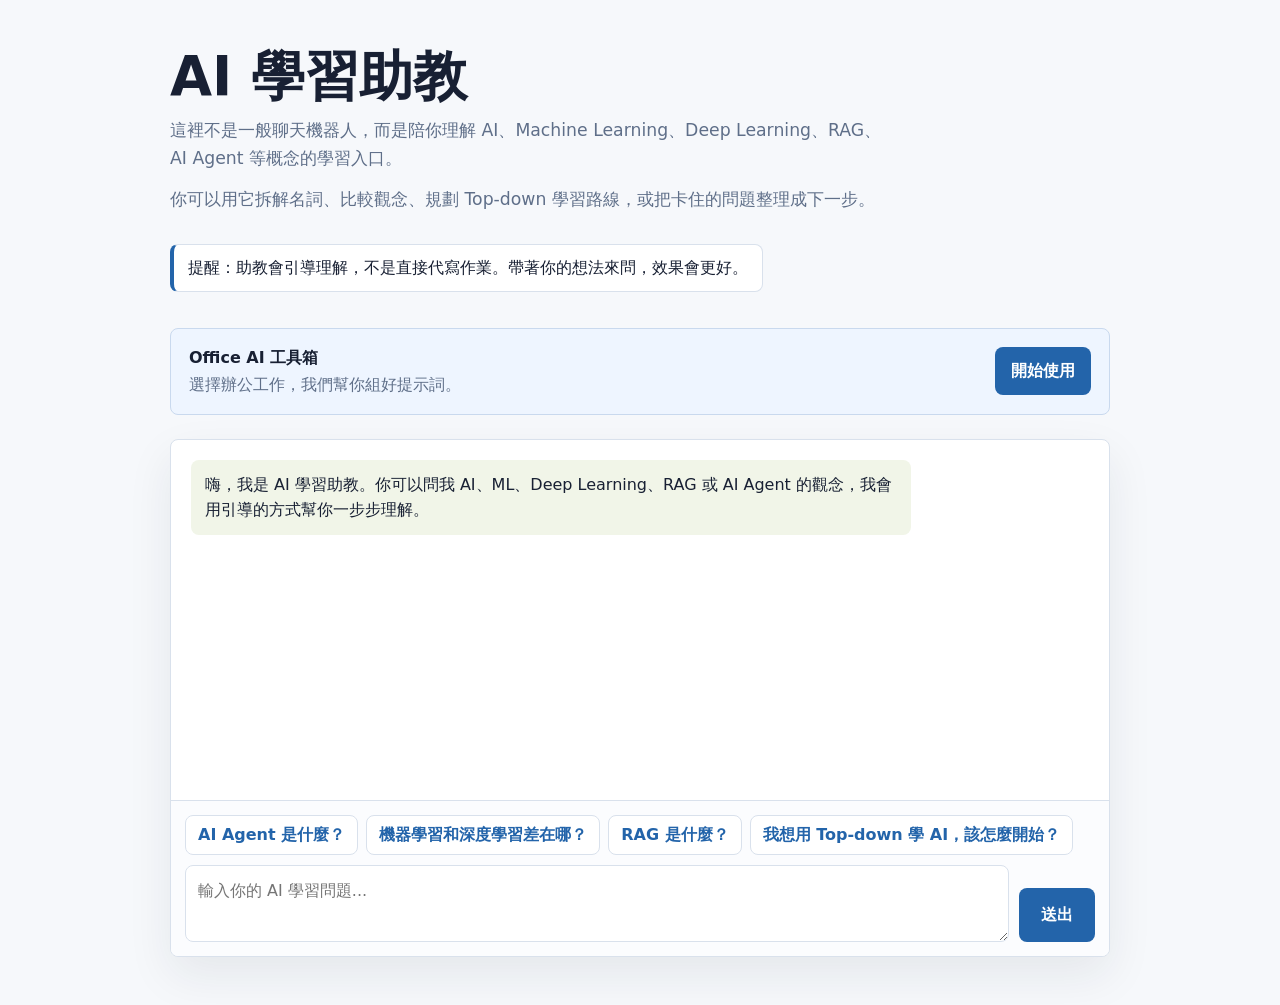
<file: templates/index.html>
<!doctype html>
<html lang="zh-Hant">
  <head>
    <meta charset="utf-8">
    <meta name="viewport" content="width=device-width, initial-scale=1">
    <title>AI Learning Tutor</title>
    <style>
      :root {
        color-scheme: light;
        --bg: #f6f8fb;
        --panel: #ffffff;
        --text: #182033;
        --muted: #5f6f89;
        --accent: #2364aa;
        --accent-dark: #174f89;
        --border: #d9e1ec;
        --user: #e8f1ff;
        --assistant: #f1f5e8;
        --error: #fff0f0;
      }

      * {
        box-sizing: border-box;
      }

      body {
        margin: 0;
        min-height: 100vh;
        background: var(--bg);
        color: var(--text);
        font-family: system-ui, -apple-system, BlinkMacSystemFont, "Segoe UI", sans-serif;
        line-height: 1.6;
      }

      main {
        width: min(940px, calc(100% - 32px));
        margin: 0 auto;
        padding: 48px 0;
      }

      .intro {
        margin-bottom: 24px;
      }

      h1 {
        margin: 0 0 12px;
        font-size: clamp(2rem, 5vw, 3.4rem);
        line-height: 1.05;
        letter-spacing: 0;
      }

      .lead {
        max-width: 720px;
        margin: 0 0 14px;
        color: var(--muted);
        font-size: 1.08rem;
      }

      .note {
        display: inline-block;
        border: 1px solid var(--border);
        border-left: 4px solid var(--accent);
        background: var(--panel);
        padding: 10px 14px;
        border-radius: 8px;
        color: var(--text);
      }

      .tool-entry {
        display: flex;
        align-items: center;
        justify-content: space-between;
        gap: 18px;
        margin-top: 20px;
        border: 1px solid #c9d9ee;
        border-radius: 8px;
        padding: 16px 18px;
        background: #eef5ff;
      }

      .tool-entry strong,
      .tool-entry span {
        display: block;
      }

      .tool-entry span {
        margin-top: 2px;
        color: var(--muted);
      }

      .tool-entry a {
        flex: 0 0 auto;
        border-radius: 8px;
        padding: 11px 16px;
        background: var(--accent);
        color: #fff;
        font-weight: 700;
        text-decoration: none;
      }

      .tool-entry a:hover {
        background: var(--accent-dark);
      }

      .chat-shell {
        background: var(--panel);
        border: 1px solid var(--border);
        border-radius: 8px;
        overflow: hidden;
        box-shadow: 0 18px 46px rgba(24, 32, 51, 0.08);
      }

      .messages {
        min-height: 360px;
        max-height: 56vh;
        overflow-y: auto;
        padding: 20px;
      }

      .message {
        width: fit-content;
        max-width: min(720px, 92%);
        margin: 0 0 14px;
        padding: 12px 14px;
        border-radius: 8px;
        white-space: pre-wrap;
      }

      .message.assistant {
        background: var(--assistant);
      }

      .message.user {
        margin-left: auto;
        background: var(--user);
      }

      .message.error {
        background: var(--error);
      }

      form {
        display: grid;
        grid-template-columns: 1fr auto;
        gap: 10px;
        padding: 14px;
        border-top: 1px solid var(--border);
        background: #fbfcfe;
      }

      .quick-prompts {
        grid-column: 1 / -1;
        display: flex;
        flex-wrap: wrap;
        gap: 8px;
      }

      .quick-prompt {
        min-height: 40px;
        border: 1px solid var(--border);
        border-radius: 8px;
        padding: 0 12px;
        background: #fff;
        color: var(--accent);
        font: inherit;
        font-weight: 700;
        cursor: pointer;
      }

      .quick-prompt:hover {
        border-color: var(--accent);
        background: #f4f8ff;
      }

      textarea {
        width: 100%;
        min-height: 54px;
        max-height: 180px;
        resize: vertical;
        border: 1px solid var(--border);
        border-radius: 8px;
        padding: 12px;
        color: var(--text);
        font: inherit;
      }

      .send-button {
        align-self: end;
        min-height: 54px;
        border: 0;
        border-radius: 8px;
        padding: 0 22px;
        background: var(--accent);
        color: #fff;
        font: inherit;
        font-weight: 700;
        cursor: pointer;
      }

      .send-button:hover {
        background: var(--accent-dark);
      }

      button:disabled {
        cursor: wait;
        opacity: 0.65;
      }

      @media (max-width: 640px) {
        main {
          width: min(100% - 20px, 940px);
          padding: 28px 0;
        }

        .lead {
          font-size: 1rem;
        }

        .messages {
          min-height: 320px;
          max-height: 58vh;
          padding: 14px;
        }

        .message {
          max-width: 100%;
          padding: 12px;
        }

        form {
          grid-template-columns: 1fr;
          padding: 12px;
        }

        .quick-prompts {
          display: grid;
          grid-template-columns: 1fr;
        }

        .quick-prompt,
        .send-button {
          width: 100%;
        }

        .tool-entry {
          align-items: stretch;
          flex-direction: column;
        }

        .tool-entry a {
          text-align: center;
        }
      }
    </style>
  </head>
  <body>
    <main>
      <section class="intro" aria-labelledby="page-title">
        <h1 id="page-title">AI 學習助教</h1>
        <p class="lead">這裡不是一般聊天機器人，而是陪你理解 AI、Machine Learning、Deep Learning、RAG、AI Agent 等概念的學習入口。</p>
        <p class="lead">你可以用它拆解名詞、比較觀念、規劃 Top-down 學習路線，或把卡住的問題整理成下一步。</p>
        <p class="note">提醒：助教會引導理解，不是直接代寫作業。帶著你的想法來問，效果會更好。</p>
        <aside class="tool-entry" aria-label="Office AI 工具箱入口">
          <div>
            <strong>Office AI 工具箱</strong>
            <span>選擇辦公工作，我們幫你組好提示詞。</span>
          </div>
          <a href="{{ url_for('office_ai_page') }}">開始使用</a>
        </aside>
      </section>

      <section class="chat-shell" aria-label="AI Learning Tutor chat">
        <div id="messages" class="messages" aria-live="polite">
          <div class="message assistant">嗨，我是 AI 學習助教。你可以問我 AI、ML、Deep Learning、RAG 或 AI Agent 的觀念，我會用引導的方式幫你一步步理解。</div>
        </div>
        <form id="chat-form">
          <div class="quick-prompts" aria-label="快速問題">
            <button class="quick-prompt" type="button">AI Agent 是什麼？</button>
            <button class="quick-prompt" type="button">機器學習和深度學習差在哪？</button>
            <button class="quick-prompt" type="button">RAG 是什麼？</button>
            <button class="quick-prompt" type="button">我想用 Top-down 學 AI，該怎麼開始？</button>
          </div>
          <textarea id="message-input" name="message" placeholder="輸入你的 AI 學習問題..." required></textarea>
          <button id="send-button" class="send-button" type="submit">送出</button>
        </form>
      </section>
    </main>

    <script>
      const form = document.querySelector("#chat-form");
      const input = document.querySelector("#message-input");
      const button = document.querySelector("#send-button");
      const messages = document.querySelector("#messages");
      const quickPrompts = document.querySelectorAll(".quick-prompt");
      let isSubmitting = false;

      function appendMessage(text, role) {
        const bubble = document.createElement("div");
        bubble.className = `message ${role}`;
        bubble.textContent = text;
        messages.appendChild(bubble);
        messages.scrollTop = messages.scrollHeight;
        return bubble;
      }

      quickPrompts.forEach((promptButton) => {
        promptButton.addEventListener("click", () => {
          input.value = promptButton.textContent;
          input.focus();
        });
      });

      form.addEventListener("submit", async (event) => {
        event.preventDefault();
        if (isSubmitting) {
          return;
        }

        const message = input.value.trim();
        if (!message) {
          return;
        }

        appendMessage(message, "user");
        input.value = "";
        input.focus();
        isSubmitting = true;
        button.disabled = true;
        button.textContent = "整理中...";
        form.setAttribute("aria-busy", "true");
        quickPrompts.forEach((promptButton) => {
          promptButton.disabled = true;
        });
        const thinking = appendMessage("助教正在整理答案...", "assistant");

        try {
          const response = await fetch("/web-chat", {
            method: "POST",
            headers: {"Content-Type": "application/json"},
            body: JSON.stringify({message}),
          });
          const data = await response.json().catch(() => ({}));
          if (!response.ok) {
            console.error("Web chat request failed", {status: response.status, data});
            thinking.textContent = "助教剛剛有點卡住，請稍後再試一次。";
            thinking.classList.add("error");
            return;
          }

          thinking.textContent = data.reply || "助教剛剛有點卡住，請稍後再試一次。";
          thinking.classList.toggle("error", !data.reply);
        } catch (error) {
          console.error("Web chat request error", error);
          thinking.textContent = "助教剛剛有點卡住，請稍後再試一次。";
          thinking.classList.add("error");
        } finally {
          isSubmitting = false;
          button.disabled = false;
          button.textContent = "送出";
          form.removeAttribute("aria-busy");
          quickPrompts.forEach((promptButton) => {
            promptButton.disabled = false;
          });
        }
      });
    </script>
  </body>
</html>
</file>
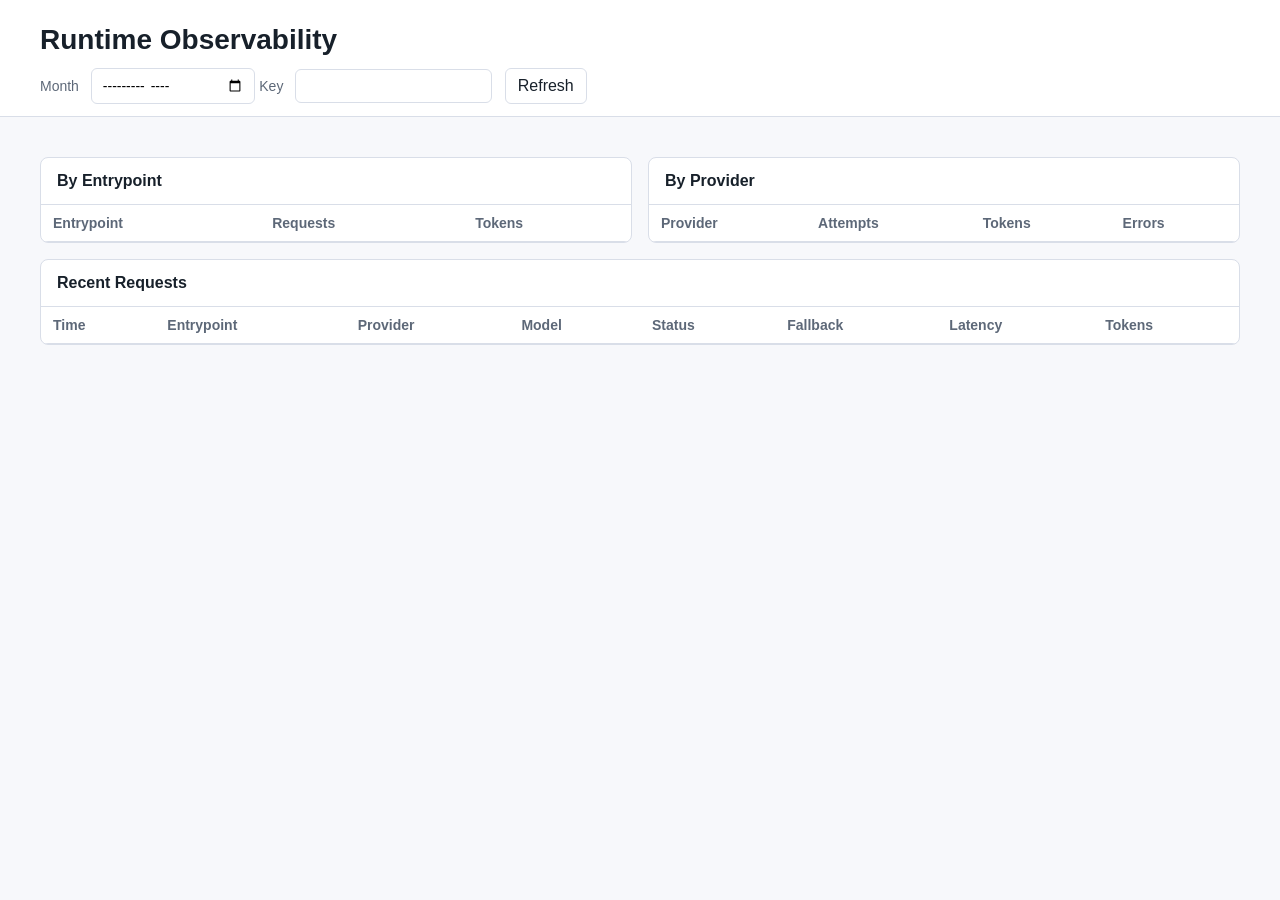
<file: templates/runtime_observability.html>
<!doctype html>
<html lang="en">
<head>
  <meta charset="utf-8">
  <meta name="viewport" content="width=device-width, initial-scale=1">
  <title>Runtime Observability</title>
  <style>
    :root {
      color-scheme: light;
      --bg: #f7f8fb;
      --panel: #ffffff;
      --text: #17202a;
      --muted: #5d6878;
      --line: #d9dee8;
      --accent: #166534;
      --error: #b42318;
    }
    * { box-sizing: border-box; }
    body {
      margin: 0;
      font-family: Arial, Helvetica, sans-serif;
      background: var(--bg);
      color: var(--text);
    }
    header {
      padding: 24px clamp(16px, 4vw, 40px) 12px;
      border-bottom: 1px solid var(--line);
      background: var(--panel);
    }
    h1 { margin: 0 0 12px; font-size: 28px; letter-spacing: 0; }
    main { padding: 20px clamp(16px, 4vw, 40px) 40px; }
    label { color: var(--muted); font-size: 14px; }
    input {
      margin-left: 8px;
      padding: 8px 10px;
      border: 1px solid var(--line);
      border-radius: 6px;
      font: inherit;
    }
    button {
      margin-left: 8px;
      padding: 8px 12px;
      border: 1px solid var(--line);
      border-radius: 6px;
      background: var(--panel);
      color: var(--text);
      font: inherit;
      cursor: pointer;
    }
    .metrics {
      display: grid;
      grid-template-columns: repeat(auto-fit, minmax(160px, 1fr));
      gap: 12px;
      margin-bottom: 20px;
    }
    .metric, section {
      background: var(--panel);
      border: 1px solid var(--line);
      border-radius: 8px;
    }
    .metric { padding: 14px; }
    .metric span { display: block; color: var(--muted); font-size: 13px; }
    .metric strong { display: block; margin-top: 8px; font-size: 26px; }
    .grid {
      display: grid;
      grid-template-columns: repeat(auto-fit, minmax(280px, 1fr));
      gap: 16px;
    }
    section { overflow: hidden; }
    h2 { margin: 0; padding: 14px 16px; font-size: 16px; border-bottom: 1px solid var(--line); }
    table { width: 100%; border-collapse: collapse; }
    th, td { padding: 10px 12px; border-bottom: 1px solid var(--line); text-align: left; font-size: 14px; }
    th { color: var(--muted); font-weight: 600; }
    .status-error { color: var(--error); font-weight: 600; }
    .status-success { color: var(--accent); font-weight: 600; }
    .recent { margin-top: 16px; }
    @media (max-width: 640px) {
      h1 { font-size: 23px; }
      th, td { font-size: 13px; padding: 8px; }
      label { display: block; margin-top: 8px; }
      input, button { margin: 6px 0 0; width: 100%; }
    }
  </style>
</head>
<body>
  <header>
    <h1>Runtime Observability</h1>
    <label>Month <input id="month" type="month" value="{{ month }}"></label>
    <label>Key <input id="dashboard-key" type="password" autocomplete="off"></label>
    <button id="refresh" type="button">Refresh</button>
  </header>
  <main>
    <div class="metrics" id="metrics"></div>
    <div class="grid">
      <section>
        <h2>By Entrypoint</h2>
        <table><thead><tr><th>Entrypoint</th><th>Requests</th><th>Tokens</th></tr></thead><tbody id="entrypoints"></tbody></table>
      </section>
      <section>
        <h2>By Provider</h2>
        <table><thead><tr><th>Provider</th><th>Attempts</th><th>Tokens</th><th>Errors</th></tr></thead><tbody id="providers"></tbody></table>
      </section>
    </div>
    <section class="recent">
      <h2>Recent Requests</h2>
      <table>
        <thead><tr><th>Time</th><th>Entrypoint</th><th>Provider</th><th>Model</th><th>Status</th><th>Fallback</th><th>Latency</th><th>Tokens</th></tr></thead>
        <tbody id="recent"></tbody>
      </table>
    </section>
  </main>
  <script>
    const monthInput = document.getElementById("month");
    const keyInput = document.getElementById("dashboard-key");
    const refreshButton = document.getElementById("refresh");
    const number = (value) => new Intl.NumberFormat().format(value || 0);
    const cell = (value) => `<td>${value ?? ""}</td>`;

    async function loadDashboard() {
      const response = await fetch(`/api/runtime/telemetry?month=${encodeURIComponent(monthInput.value)}`, {
        headers: { "X-Dashboard-Key": keyInput.value },
      });
      if (!response.ok) {
        document.getElementById("metrics").innerHTML = "";
        document.getElementById("entrypoints").innerHTML = `<tr><td colspan="3">Unauthorized</td></tr>`;
        document.getElementById("providers").innerHTML = `<tr><td colspan="4">Unauthorized</td></tr>`;
        document.getElementById("recent").innerHTML = `<tr><td colspan="8">Unauthorized</td></tr>`;
        return;
      }
      const data = await response.json();
      document.getElementById("metrics").innerHTML = [
        ["Requests", data.total_requests],
        ["Success", data.success],
        ["Errors", data.error],
        ["Rejected", data.rejected],
        ["Provider Attempts", data.provider_attempts],
        ["Tokens", data.total_tokens],
        ["Fallbacks", data.fallback_count],
      ].map(([label, value]) => `<div class="metric"><span>${label}</span><strong>${number(value)}</strong></div>`).join("");

      document.getElementById("entrypoints").innerHTML = data.by_entrypoint.map((row) =>
        `<tr>${cell(row.entrypoint)}${cell(number(row.requests))}${cell(number(row.tokens))}</tr>`
      ).join("") || `<tr><td colspan="3">No data</td></tr>`;

      document.getElementById("providers").innerHTML = data.by_provider.map((row) =>
        `<tr>${cell(row.provider)}${cell(number(row.requests))}${cell(number(row.tokens))}${cell(number(row.errors))}</tr>`
      ).join("") || `<tr><td colspan="4">No data</td></tr>`;

      document.getElementById("recent").innerHTML = data.recent_requests.map((row) => {
        const statusClass = row.status === "error" ? "status-error" : "status-success";
        return `<tr>
          ${cell(row.timestamp)}${cell(row.entrypoint)}${cell(row.provider)}${cell(row.model)}
          <td class="${statusClass}">${row.status}</td>
          ${cell(row.fallback ? `yes from ${row.fallback_from || ""}` : "no")}
          ${cell(`${row.latency_ms ?? ""} ms`)}
          ${cell(number(row.total_tokens))}
        </tr>`;
      }).join("") || `<tr><td colspan="8">No data</td></tr>`;
    }

    monthInput.addEventListener("change", loadDashboard);
    refreshButton.addEventListener("click", loadDashboard);
  </script>
</body>
</html>
</file>
